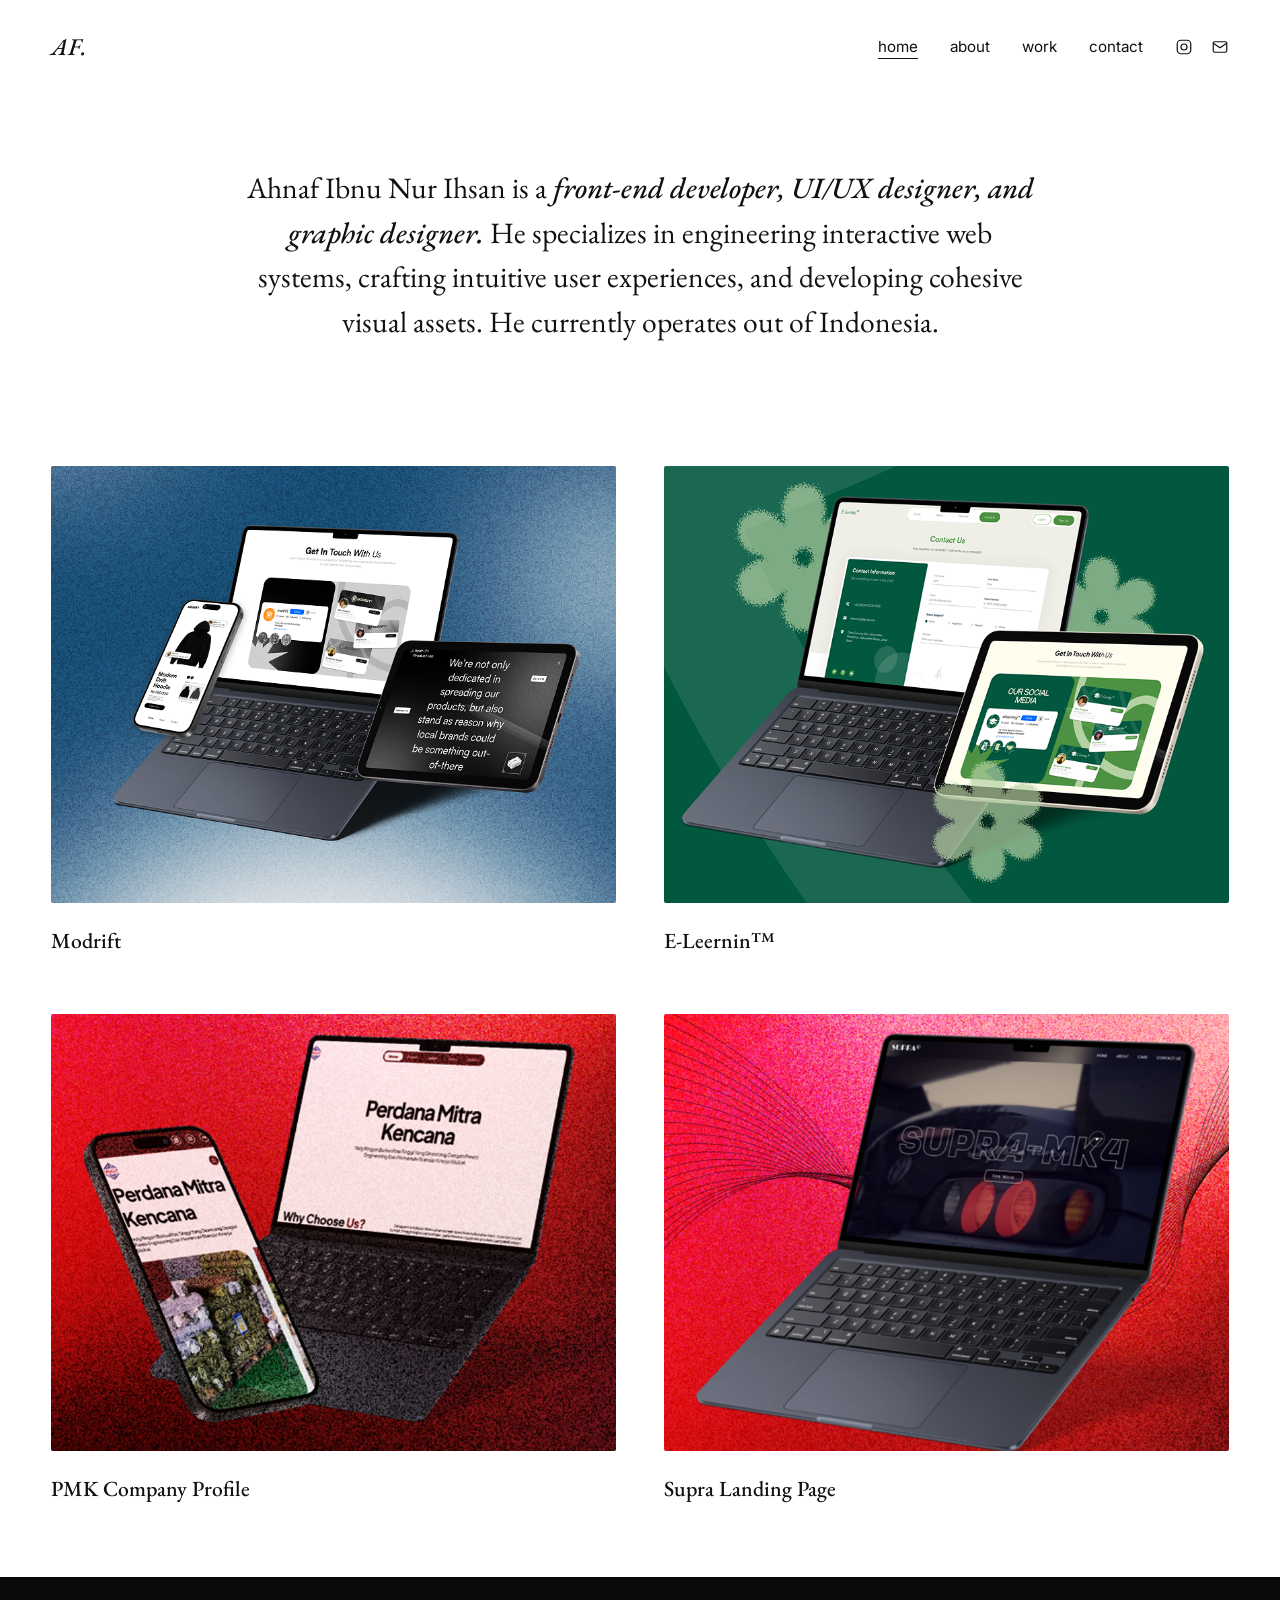
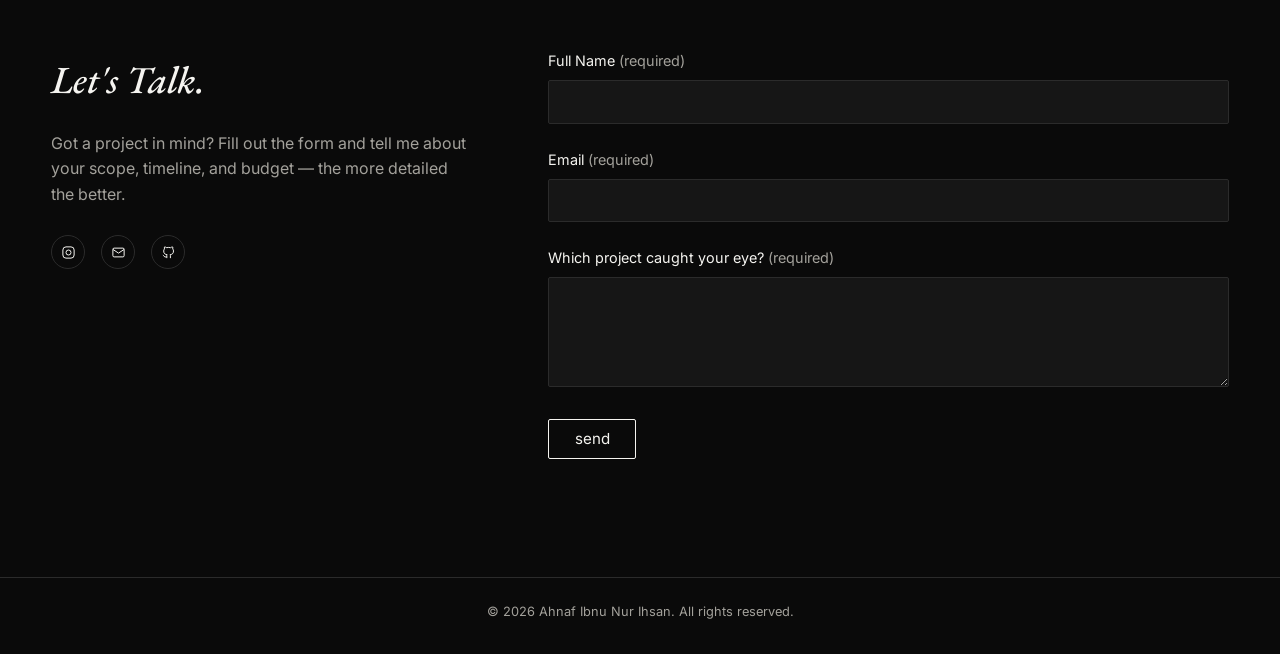
<file: index.html>
<!DOCTYPE html>
<html lang="id">
<head>
<meta charset="UTF-8">
<meta name="viewport" content="width=device-width, initial-scale=1.0">
<title>Ahnaf Ibnu Nur Ihsan — Front-End Developer & Designer</title>
<meta name="description" content="Ahnaf Ibnu Nur Ihsan is a front-end developer, UI/UX designer, and graphic designer based in Indonesia.">
<link rel="stylesheet" href="style.css">
</head>
<body>

<header class="site-header">
  <a href="index.html" class="logo">AF.</a>

  <div class="nav-primary">
    <button class="nav-toggle" aria-label="Toggle menu" aria-expanded="false">
      <span></span><span></span><span></span>
    </button>
    <ul class="nav-links">
      <li><a href="index.html" aria-current="page">home</a></li>
      <li><a href="about.html">about</a></li>
      <li><a href="work.html">work</a></li>
      <li><a href="contact.html">contact</a></li>
    </ul>
    <div class="nav-icons">
      <a href="https://www.instagram.com/ahnafvia/" target="_blank" rel="noopener" aria-label="Instagram">
        <svg viewBox="0 0 24 24" fill="none" stroke="currentColor" stroke-width="1.6"><rect x="3" y="3" width="18" height="18" rx="5"/><circle cx="12" cy="12" r="4"/><circle cx="17.2" cy="6.8" r="0.6" fill="currentColor" stroke="none"/></svg>
      </a>
      <a href="mailto:ahnafibnunurihsan@gmail.com" aria-label="Email">
        <svg viewBox="0 0 24 24" fill="none" stroke="currentColor" stroke-width="1.6"><rect x="3" y="5" width="18" height="14" rx="2"/><path d="M3 7l9 6 9-6"/></svg>
      </a>
    </div>
  </div>
</header>

<main>

  <section class="hero">
    <p>
      Ahnaf Ibnu Nur Ihsan is a <em>front-end developer, UI/UX designer, and
      graphic designer.</em> He specializes in engineering interactive web
      systems, crafting intuitive user experiences, and developing cohesive
      visual assets. He currently operates out of Indonesia.
    </p>
  </section>

  <section class="work-preview reveal">
    <div class="preview-grid">
      <a class="project-card" href="work.html">
        <div class="project-thumb">
          <img src="assets/mdrf.png" alt="Modrift project preview shown on laptop, phone, and tablet mockups">
        </div>
        <h3>Modrift</h3>
      </a>

      <a class="project-card" href="work.html">
        <div class="project-thumb">
          <img src="assets/elerng.png" alt="E-Leernin project preview shown on laptop and tablet mockups">
        </div>
        <h3>E-Leernin&#8482;</h3>
      </a>

      <a class="project-card" href="work.html">
        <div class="project-thumb">
          <img src="assets/pmk cmp.png" alt="PMK Company Profile project preview shown on phone and tablet mockups">
        </div>
        <h3>PMK Company Profile</h3>
      </a>

      <a class="project-card" href="work.html">
        <div class="project-thumb">
          <img src="assets/spra.png" alt="Supra Landing Page project preview shown on a laptop mockup">
        </div>
        <h3>Supra Landing Page</h3>
      </a>
    </div>
  </section>

  <section class="contact reveal">
    <div class="contact-inner">
      <div class="contact-intro">
        <h2>Let's Talk.</h2>
        <p>Got a project in mind? Fill out the form and tell me about your scope, timeline, and budget — the more detailed the better.</p>
        <div class="social-row">
          <a href="https://www.instagram.com/ahnafvia/" target="_blank" rel="noopener" aria-label="Instagram">
            <svg viewBox="0 0 24 24" fill="none" stroke="currentColor" stroke-width="1.6"><rect x="3" y="3" width="18" height="18" rx="5"/><circle cx="12" cy="12" r="4"/></svg>
          </a>
          <a href="mailto:ahnafibnunurihsan@gmail.com" aria-label="Email">
            <svg viewBox="0 0 24 24" fill="none" stroke="currentColor" stroke-width="1.6"><rect x="3" y="5" width="18" height="14" rx="2"/><path d="M3 7l9 6 9-6"/></svg>
          </a>
          <a href="https://github.com/Ahnaf03" target="_blank" rel="noopener" aria-label="GitHub">
            <svg viewBox="0 0 24 24" fill="none" stroke="currentColor" stroke-width="1.6"><path d="M9 19c-4.3 1.4-4.3-2.5-6-3m12 5v-3.5c0-1 .1-1.4-.5-2 2.8-.3 5.5-1.4 5.5-6a4.6 4.6 0 0 0-1.3-3.2 4.2 4.2 0 0 0-.1-3.2s-1-.3-3.4 1.2a11.5 11.5 0 0 0-6 0C6.7 2.8 5.7 3.1 5.7 3.1a4.2 4.2 0 0 0-.1 3.2A4.6 4.6 0 0 0 4.3 9.5c0 4.6 2.7 5.7 5.5 6-.6.6-.6 1.2-.5 2V21"/></svg>
          </a>
        </div>
      </div>

      <form class="contact-form" novalidate>
        <div class="field-group">
          <label class="form-label" for="wname">Full Name <span class="req">(required)</span></label>
          <input type="text" id="wname" name="name" required>
        </div>
        <div class="field-group">
          <label class="form-label" for="wemail">Email <span class="req">(required)</span></label>
          <input type="email" id="wemail" name="email" required>
        </div>
        <div class="field-group">
          <label class="form-label" for="wmsg">Which project caught your eye? <span class="req">(required)</span></label>
          <textarea id="wmsg" name="message" required></textarea>
        </div>
        <button type="submit" class="btn-send">send</button>
        <p class="form-note" role="status"></p>
      </form>
    </div>
  </section>
</main>

<footer class="site-footer">
  &copy; 2026 Ahnaf Ibnu Nur Ihsan. All rights reserved.
</footer>

<script src="script.js"></script>
</body>
</html>
</file>
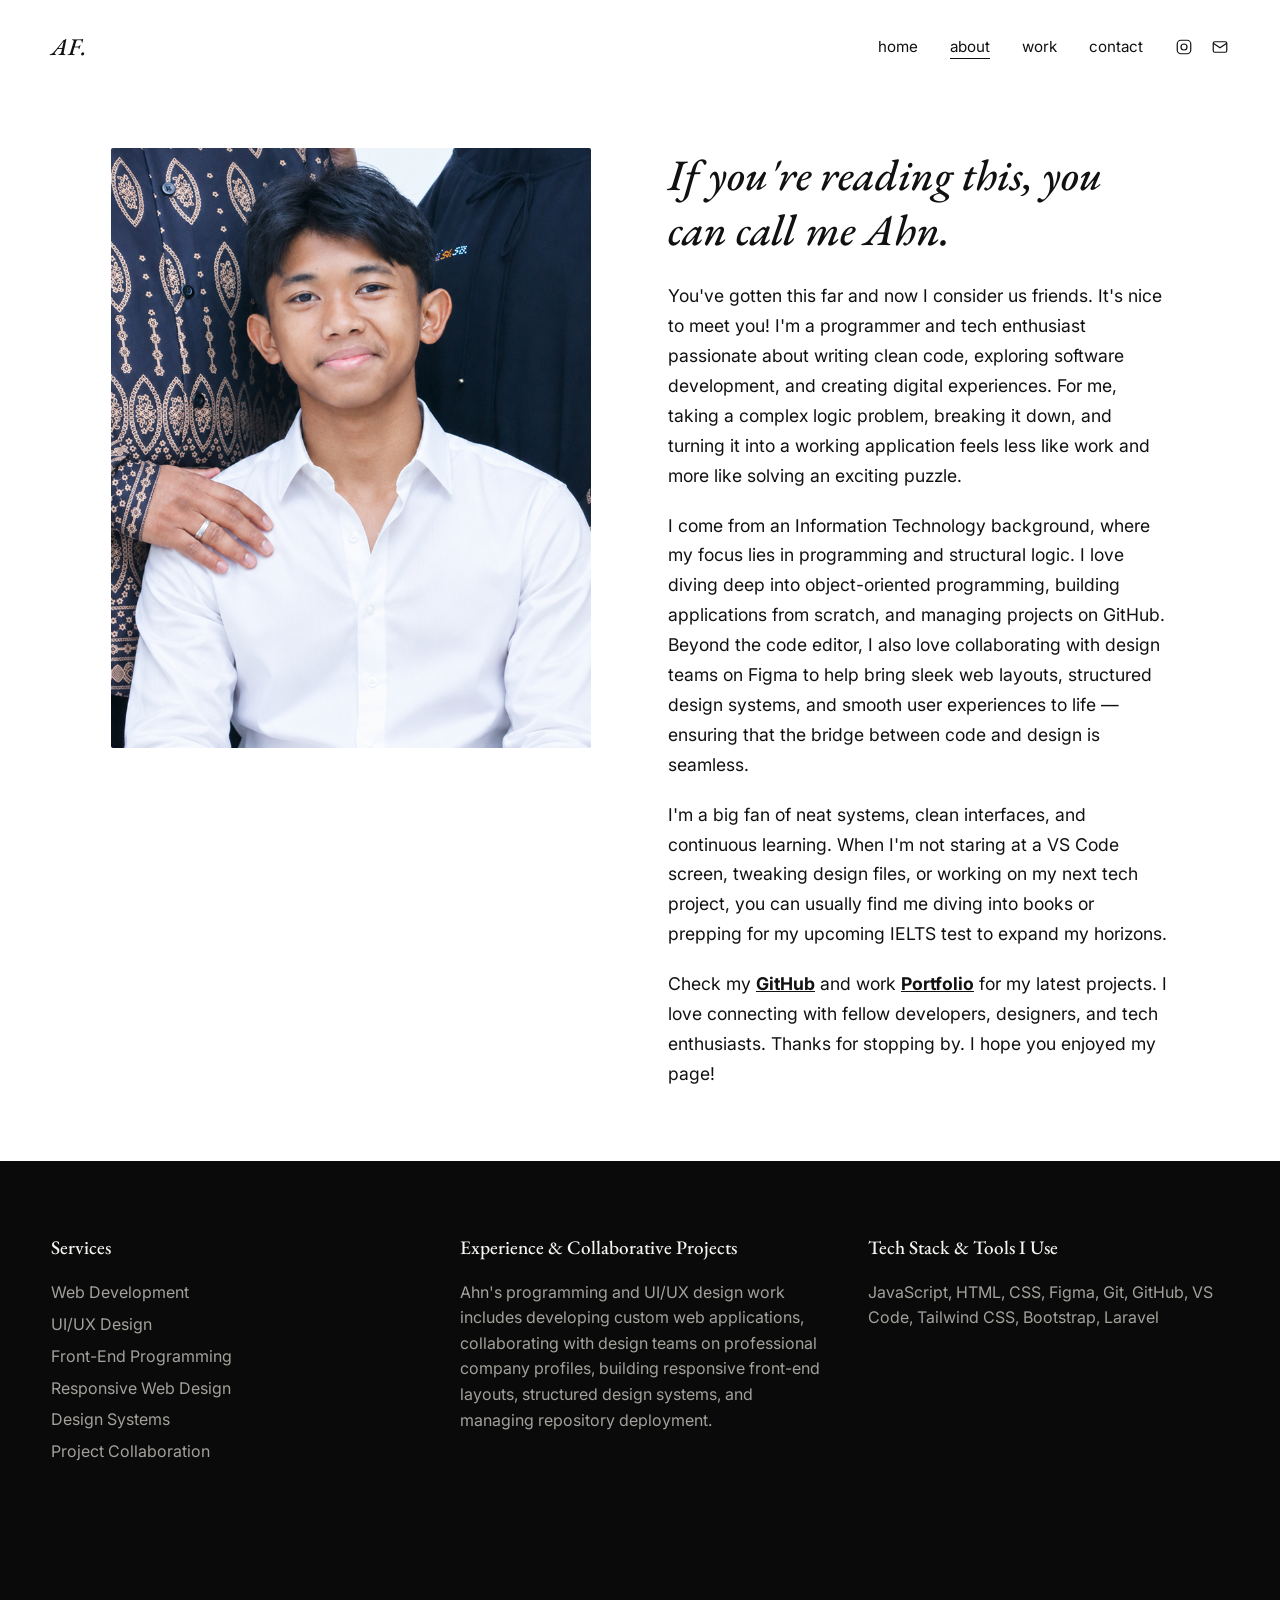
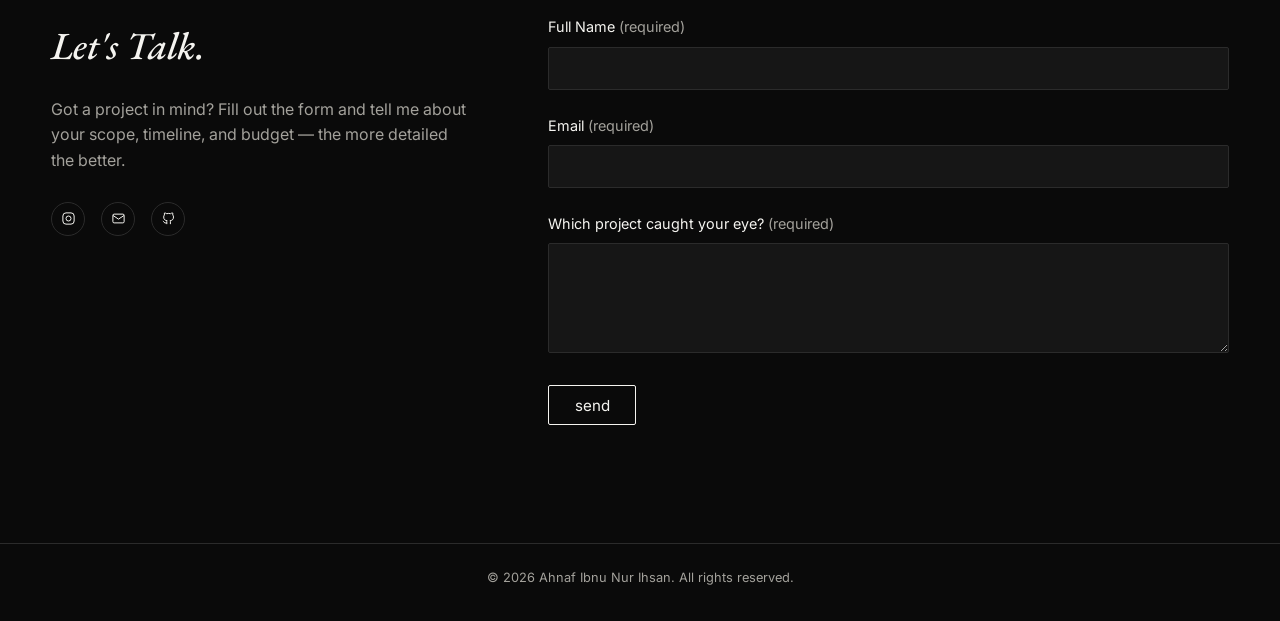
<file: about.html>
<!DOCTYPE html>
<html lang="id">
<head>
<meta charset="UTF-8">
<meta name="viewport" content="width=device-width, initial-scale=1.0">
<title>About — Ahnaf Ibnu Nur Ihsan</title>
<link rel="stylesheet" href="style.css">
</head>
<body>

<header class="site-header">
  <a href="index.html" class="logo">AF.</a>

  <div class="nav-primary">
    <button class="nav-toggle" aria-label="Toggle menu" aria-expanded="false">
      <span></span><span></span><span></span>
    </button>
    <ul class="nav-links">
      <li><a href="index.html">home</a></li>
      <li><a href="about.html" aria-current="page">about</a></li>
      <li><a href="work.html">work</a></li>
      <li><a href="contact.html">contact</a></li>
    </ul>
    <div class="nav-icons">
      <a href="https://www.instagram.com/ahnafvia/" target="_blank" rel="noopener" aria-label="Instagram">
        <svg viewBox="0 0 24 24" fill="none" stroke="currentColor" stroke-width="1.6"><rect x="3" y="3" width="18" height="18" rx="5"/><circle cx="12" cy="12" r="4"/></svg>
      </a>
      <a href="mailto:ahnafibnunurihsan@gmail.com" aria-label="Email">
        <svg viewBox="0 0 24 24" fill="none" stroke="currentColor" stroke-width="1.6"><rect x="3" y="5" width="18" height="14" rx="2"/><path d="M3 7l9 6 9-6"/></svg>
      </a>
    </div>
  </div>
</header>

<main>

  <section class="about-section reveal">
    <div class="about-photo">
      <!-- ganti src ini dengan foto asli kamu -->
      <img src="assets/anap.png" alt="Portrait of Ahnaf Ibnu Nur Ihsan">
    </div>
    <div class="about-copy">
      <h1>If you're reading this, you can call me Ahn.</h1>
      <p>You've gotten this far and now I consider us friends. It's nice to meet you! I'm a programmer and tech enthusiast passionate about writing clean code, exploring software development, and creating digital experiences. For me, taking a complex logic problem, breaking it down, and turning it into a working application feels less like work and more like solving an exciting puzzle.</p>
      <p>I come from an Information Technology background, where my focus lies in programming and structural logic. I love diving deep into object-oriented programming, building applications from scratch, and managing projects on GitHub. Beyond the code editor, I also love collaborating with design teams on Figma to help bring sleek web layouts, structured design systems, and smooth user experiences to life — ensuring that the bridge between code and design is seamless.</p>
      <p>I'm a big fan of neat systems, clean interfaces, and continuous learning. When I'm not staring at a VS Code screen, tweaking design files, or working on my next tech project, you can usually find me diving into books or prepping for my upcoming IELTS test to expand my horizons.</p>
      <p>Check my <strong><a href="https://github.com/" target="_blank" rel="noopener">GitHub</a></strong> and work <strong><a href="work.html">Portfolio</a></strong> for my latest projects. I love connecting with fellow developers, designers, and tech enthusiasts. Thanks for stopping by. I hope you enjoyed my page!</p>
    </div>
  </section>

  <section class="info-strip reveal">
    <div class="info-grid">
      <div>
        <h3>Services</h3>
        <ul>
          <li>Web Development</li>
          <li>UI/UX Design</li>
          <li>Front-End Programming</li>
          <li>Responsive Web Design</li>
          <li>Design Systems</li>
          <li>Project Collaboration</li>
        </ul>
      </div>
      <div>
        <h3>Experience &amp; Collaborative Projects</h3>
        <p>Ahn's programming and UI/UX design work includes developing custom web applications, collaborating with design teams on professional company profiles, building responsive front-end layouts, structured design systems, and managing repository deployment.</p>
      </div>
      <div>
        <h3>Tech Stack &amp; Tools I Use</h3>
        <p>JavaScript, HTML, CSS, Figma, Git, GitHub, VS Code, Tailwind CSS, Bootstrap, Laravel</p>
      </div>
    </div>
  </section>

  <section class="contact reveal">
    <div class="contact-inner">
      <div class="contact-intro">
        <h2>Let's Talk.</h2>
        <p>Got a project in mind? Fill out the form and tell me about your scope, timeline, and budget — the more detailed the better.</p>
        <div class="social-row">
          <a href="https://www.instagram.com/ahnafvia/" target="_blank" rel="noopener" aria-label="Instagram">
            <svg viewBox="0 0 24 24" fill="none" stroke="currentColor" stroke-width="1.6"><rect x="3" y="3" width="18" height="18" rx="5"/><circle cx="12" cy="12" r="4"/></svg>
          </a>
          <a href="mailto:ahnafibnunurihsan@gmail.com" aria-label="Email">
            <svg viewBox="0 0 24 24" fill="none" stroke="currentColor" stroke-width="1.6"><rect x="3" y="5" width="18" height="14" rx="2"/><path d="M3 7l9 6 9-6"/></svg>
          </a>
          <a href="https://github.com/Ahnaf03" target="_blank" rel="noopener" aria-label="GitHub">
            <svg viewBox="0 0 24 24" fill="none" stroke="currentColor" stroke-width="1.6"><path d="M9 19c-4.3 1.4-4.3-2.5-6-3m12 5v-3.5c0-1 .1-1.4-.5-2 2.8-.3 5.5-1.4 5.5-6a4.6 4.6 0 0 0-1.3-3.2 4.2 4.2 0 0 0-.1-3.2s-1-.3-3.4 1.2a11.5 11.5 0 0 0-6 0C6.7 2.8 5.7 3.1 5.7 3.1a4.2 4.2 0 0 0-.1 3.2A4.6 4.6 0 0 0 4.3 9.5c0 4.6 2.7 5.7 5.5 6-.6.6-.6 1.2-.5 2V21"/></svg>
          </a>
        </div>
      </div>

      <form class="contact-form" novalidate>
        <div class="field-group">
          <label class="form-label" for="wname">Full Name <span class="req">(required)</span></label>
          <input type="text" id="wname" name="name" required>
        </div>
        <div class="field-group">
          <label class="form-label" for="wemail">Email <span class="req">(required)</span></label>
          <input type="email" id="wemail" name="email" required>
        </div>
        <div class="field-group">
          <label class="form-label" for="wmsg">Which project caught your eye? <span class="req">(required)</span></label>
          <textarea id="wmsg" name="message" required></textarea>
        </div>
        <button type="submit" class="btn-send">send</button>
        <p class="form-note" role="status"></p>
      </form>
    </div>
  </section>
</main>

<footer class="site-footer">
  &copy; 2026 Ahnaf Ibnu Nur Ihsan. All rights reserved.
</footer>

<script src="script.js"></script>
</body>
</html>
</file>
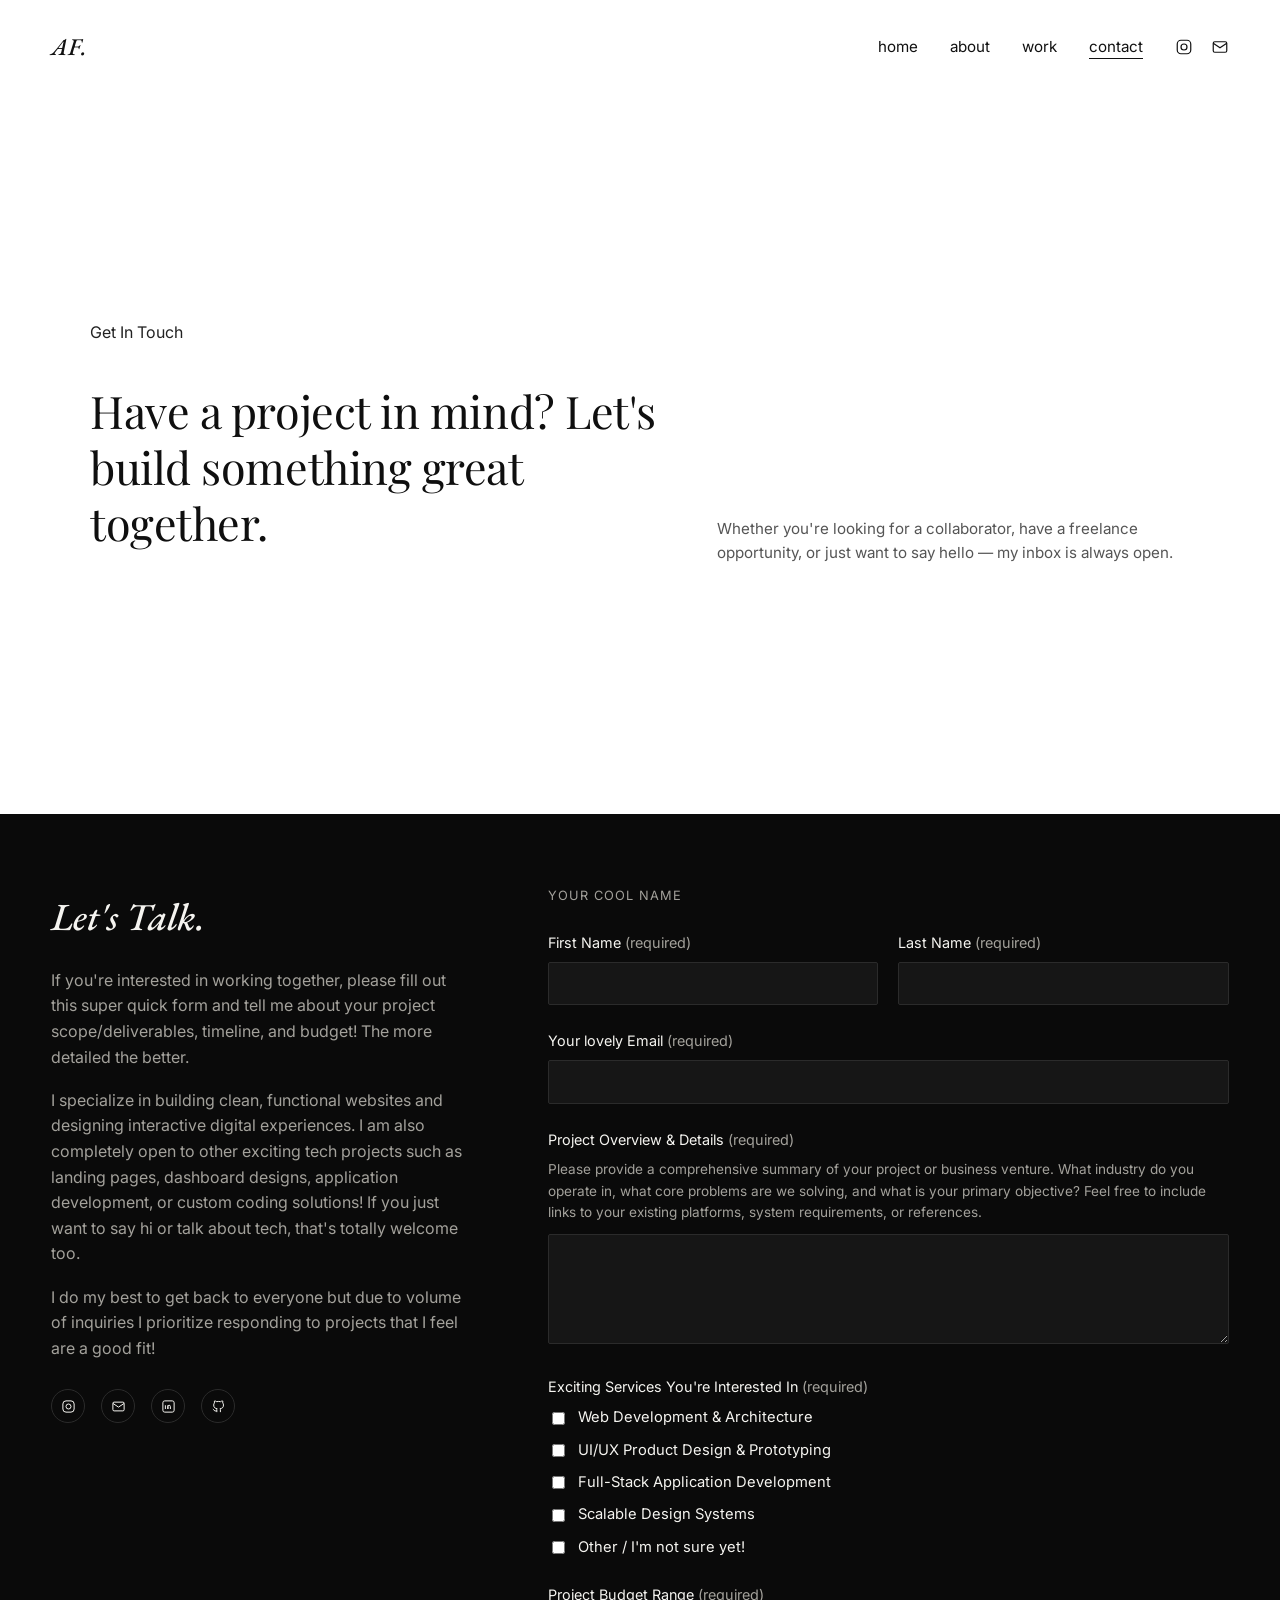
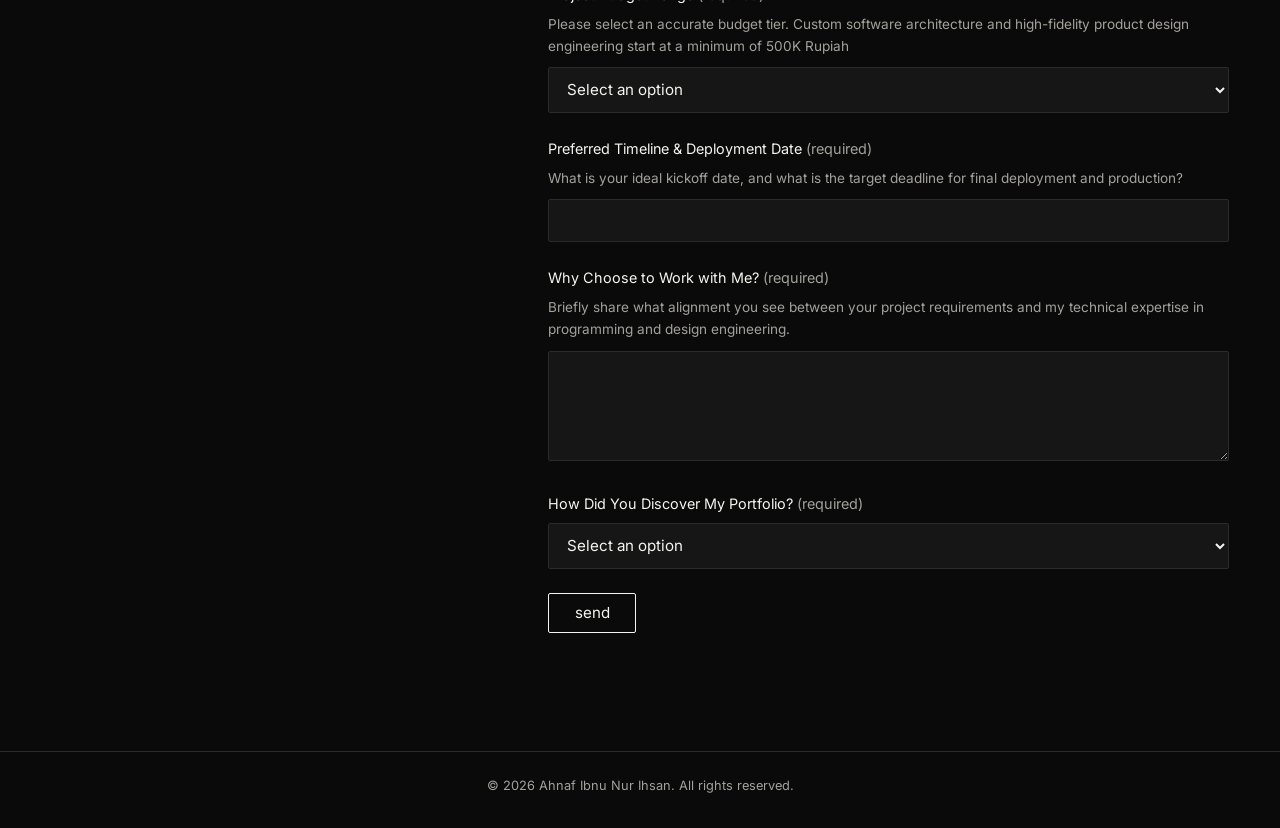
<file: contact.html>
<!DOCTYPE html>
<html lang="id">
<head>
<meta charset="UTF-8">
<meta name="viewport" content="width=device-width, initial-scale=1.0">
<title>Contact — Ahnaf Ibnu Nur Ihsan</title>
<link rel="stylesheet" href="style.css">
</head>
<body class="contact-page">

<header class="site-header">
  <a href="index.html" class="logo">AF.</a>

  <div class="nav-primary">
    <button class="nav-toggle" aria-label="Toggle menu" aria-expanded="false">
      <span></span><span></span><span></span>
    </button>
    <ul class="nav-links">
      <li><a href="index.html">home</a></li>
      <li><a href="about.html">about</a></li>
      <li><a href="work.html">work</a></li>
      <li><a href="contact.html" aria-current="page">contact</a></li>
    </ul>
    <div class="nav-icons">
      <a href="https://www.instagram.com/ahnafvia/" target="_blank" rel="noopener" aria-label="Instagram">
        <svg viewBox="0 0 24 24" fill="none" stroke="currentColor" stroke-width="1.6"><rect x="3" y="3" width="18" height="18" rx="5"/><circle cx="12" cy="12" r="4"/></svg>
      </a>
      <a href="mailto:ahnafibnunurihsan@gmail.com" aria-label="Email">
        <svg viewBox="0 0 24 24" fill="none" stroke="currentColor" stroke-width="1.6"><rect x="3" y="5" width="18" height="14" rx="2"/><path d="M3 7l9 6 9-6"/></svg>
      </a>
    </div>
  </div>
</header>

<main>
  <section class="contact-section">
  <div class="contact-container">
    <div class="contact-left">
      <span class="sub-title">Get In Touch</span>
      <h1 class="main-title">Have a project in mind? Let's build something great together.</h1>
    </div>

    <div class="contact-right">
      <p class="description">
        Whether you're looking for a collaborator, have a freelance opportunity, or just want to say hello — my inbox is always open.
      </p>
    </div>
  </div>
</section>

  <section class="contact reveal">
    <div class="contact-inner">
      <div class="contact-intro">
        <h2>Let's Talk.</h2>
        <p>If you're interested in working together, please fill out this super quick form and tell me about your project scope/deliverables, timeline, and budget! The more detailed the better.</p>
        <p>I specialize in building clean, functional websites and designing interactive digital experiences. I am also completely open to other exciting tech projects such as landing pages, dashboard designs, application development, or custom coding solutions! If you just want to say hi or talk about tech, that's totally welcome too.</p>
        <p>I do my best to get back to everyone but due to volume of inquiries I prioritize responding to projects that I feel are a good fit!</p>

        <div class="social-row">
          <a href="https://www.instagram.com/ahnafvia/" target="_blank" rel="noopener" aria-label="Instagram">
            <svg viewBox="0 0 24 24" fill="none" stroke="currentColor" stroke-width="1.6"><rect x="3" y="3" width="18" height="18" rx="5"/><circle cx="12" cy="12" r="4"/></svg>
          </a>
          <a href="mailto:ahnafibnunurihsan@gmail.com" aria-label="Email">
            <svg viewBox="0 0 24 24" fill="none" stroke="currentColor" stroke-width="1.6"><rect x="3" y="5" width="18" height="14" rx="2"/><path d="M3 7l9 6 9-6"/></svg>
          </a>
          <a href="https://www.linkedin.com/in/ahnafibnu/" target="_blank" rel="noopener" aria-label="LinkedIn">
            <svg viewBox="0 0 24 24" fill="none" stroke="currentColor" stroke-width="1.6"><rect x="3" y="3" width="18" height="18" rx="3"/><line x1="7" y1="10" x2="7" y2="16"/><line x1="7" y1="7" x2="7" y2="7.01"/><path d="M11 16v-4a2 2 0 0 1 4 0v4"/><line x1="11" y1="10" x2="11" y2="16"/></svg>
          </a>
          <a href="https://github.com/Ahnaf03" target="_blank" rel="noopener" aria-label="GitHub">
            <svg viewBox="0 0 24 24" fill="none" stroke="currentColor" stroke-width="1.6"><path d="M9 19c-4.3 1.4-4.3-2.5-6-3m12 5v-3.5c0-1 .1-1.4-.5-2 2.8-.3 5.5-1.4 5.5-6a4.6 4.6 0 0 0-1.3-3.2 4.2 4.2 0 0 0-.1-3.2s-1-.3-3.4 1.2a11.5 11.5 0 0 0-6 0C6.7 2.8 5.7 3.1 5.7 3.1a4.2 4.2 0 0 0-.1 3.2A4.6 4.6 0 0 0 4.3 9.5c0 4.6 2.7 5.7 5.5 6-.6.6-.6 1.2-.5 2V21"/></svg>
          </a>
        </div>
      </div>

      <form class="contact-form" novalidate>
        <p class="eyebrow" style="color:var(--ink-dark-muted);margin-bottom:1.5rem;">your cool name</p>

        <div class="form-row">
          <div class="field-group">
            <label class="form-label" for="cfname">First Name <span class="req">(required)</span></label>
            <input type="text" id="cfname" name="fname" required>
          </div>
          <div class="field-group">
            <label class="form-label" for="clname">Last Name <span class="req">(required)</span></label>
            <input type="text" id="clname" name="lname" required>
          </div>
        </div>

        <div class="field-group">
          <label class="form-label" for="cemail">Your lovely Email <span class="req">(required)</span></label>
          <input type="email" id="cemail" name="email" required>
        </div>

        <div class="field-group">
          <label class="form-label" for="coverview">Project Overview & Details <span class="req">(required)</span></label>
          <p class="form-hint">Please provide a comprehensive summary of your project or business venture. What industry do you operate in, what core problems are we solving, and what is your primary objective? Feel free to include links to your existing platforms, system requirements, or references.</p>
          <textarea id="coverview" name="overview" required></textarea>
        </div>

        <fieldset class="field-group">
          <label class="form-label">Exciting Services You're Interested In <span class="req">(required)</span></label>
          <div class="checkbox-list">
            <label><input type="checkbox" name="services" value="web-dev"> Web Development & Architecture</label>
            <label><input type="checkbox" name="services" value="uiux"> UI/UX Product Design & Prototyping</label>
            <label><input type="checkbox" name="services" value="fullstack"> Full-Stack Application Development</label>
            <label><input type="checkbox" name="services" value="design-systems"> Scalable Design Systems</label>
            <label><input type="checkbox" name="services" value="other"> Other / I'm not sure yet!</label>
          </div>
        </fieldset>

        <div class="field-group">
          <label class="form-label" for="cbudget">Project Budget Range <span class="req">(required)</span></label>
          <p class="form-hint">Please select an accurate budget tier. Custom software architecture and high-fidelity product design engineering start at a minimum of 500K Rupiah</p>
          <select id="cbudget" name="budget" required>
            <option value="">Select an option</option>
            <option value="500k-1jt">500K – 1jt</option>
            <option value="1jt-5jt">1jt – 5jt</option>
            <option value="5jt-plus">5jt+</option>
          </select>
        </div>

        <div class="field-group">
          <label class="form-label" for="ctimeline">Preferred Timeline & Deployment Date <span class="req">(required)</span></label>
          <p class="form-hint">What is your ideal kickoff date, and what is the target deadline for final deployment and production?</p>
          <input type="text" id="ctimeline" name="timeline" required>
        </div>

        <div class="field-group">
          <label class="form-label" for="cwhy">Why Choose to Work with Me? <span class="req">(required)</span></label>
          <p class="form-hint">Briefly share what alignment you see between your project requirements and my technical expertise in programming and design engineering.</p>
          <textarea id="cwhy" name="why" required></textarea>
        </div>

        <div class="field-group">
          <label class="form-label" for="cdiscover">How Did You Discover My Portfolio? <span class="req">(required)</span></label>
          <select id="cdiscover" name="discover" required>
            <option value="">Select an option</option>
            <option value="instagram">Instagram</option>
            <option value="linkedin">LinkedIn</option>
            <option value="github">GitHub</option>
            <option value="referral">Referral</option>
            <option value="other">Other</option>
          </select>
        </div>

        <button type="submit" class="btn-send">send</button>
        <p class="form-note" role="status"></p>
      </form>
    </div>
  </section>
</main>

<footer class="site-footer">
  &copy; 2026 Ahnaf Ibnu Nur Ihsan. All rights reserved.
</footer>

<script src="script.js"></script>
</body>
</html>
</file>
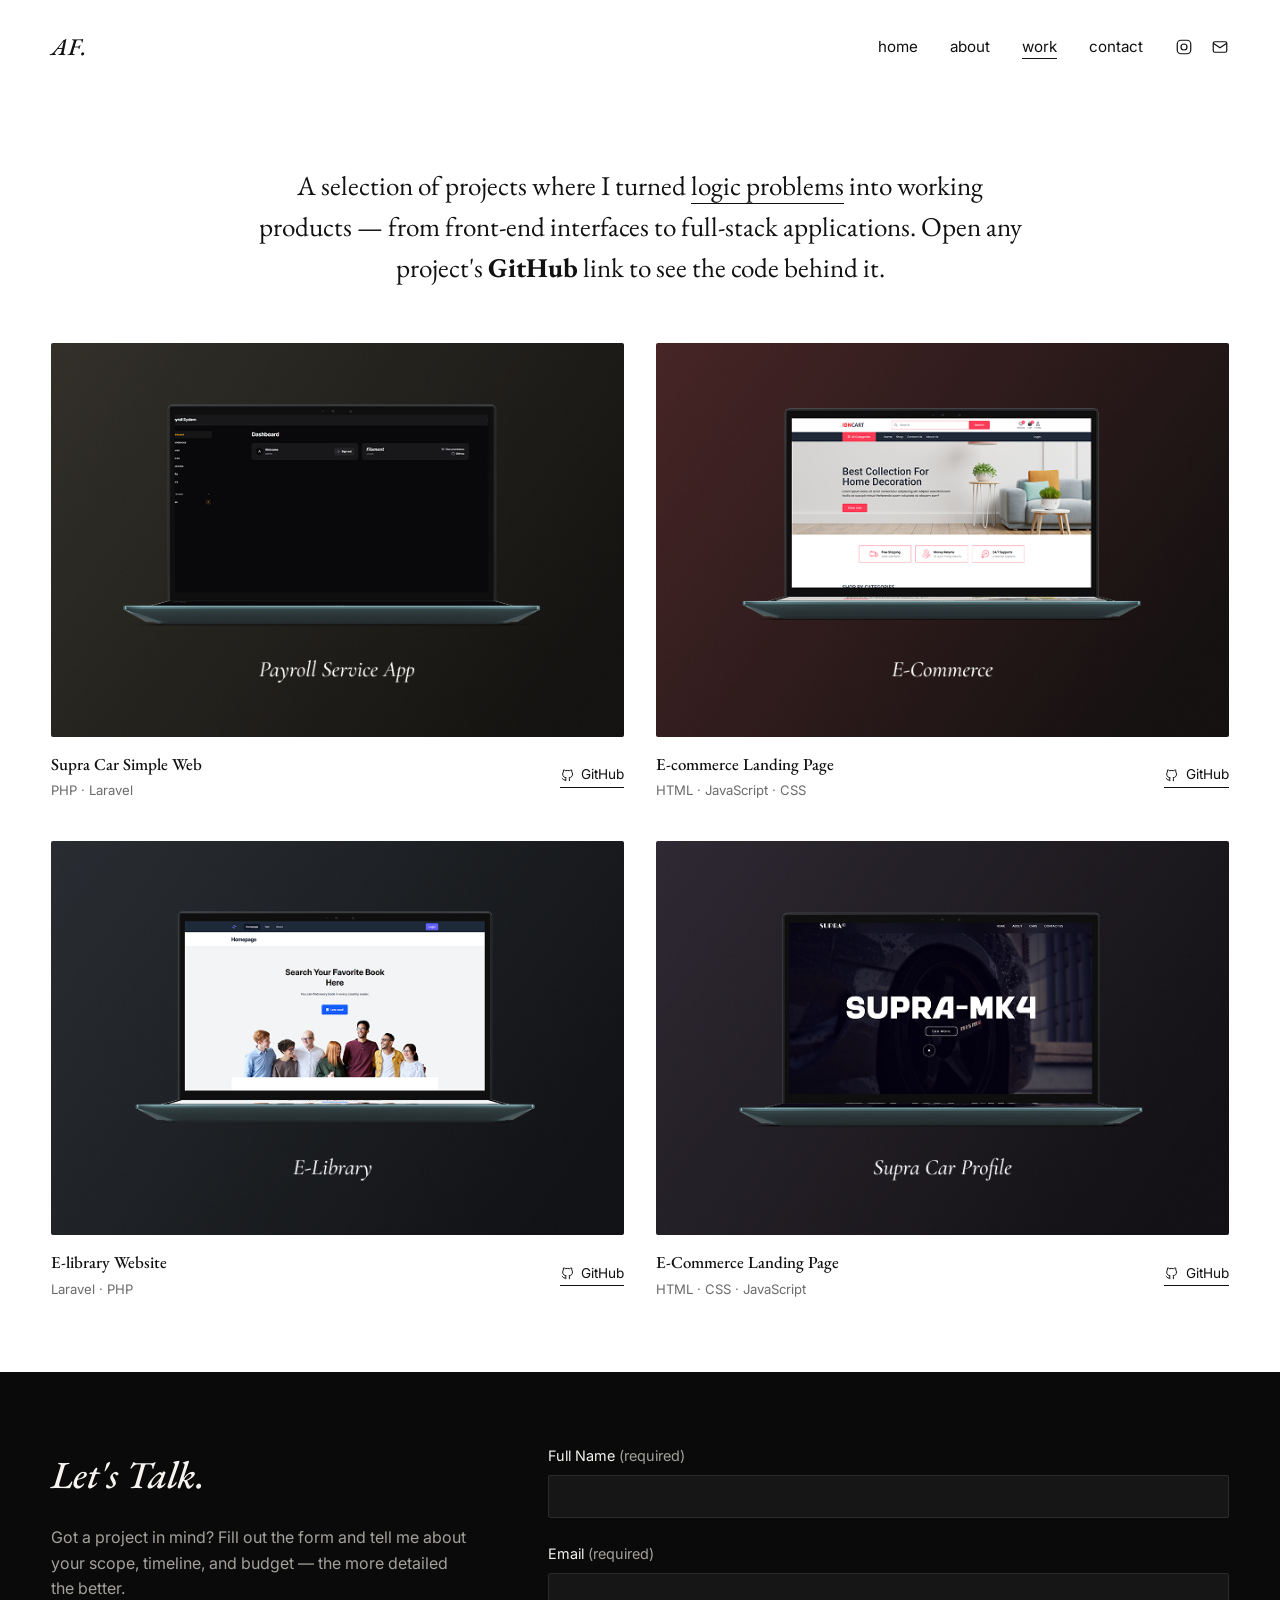
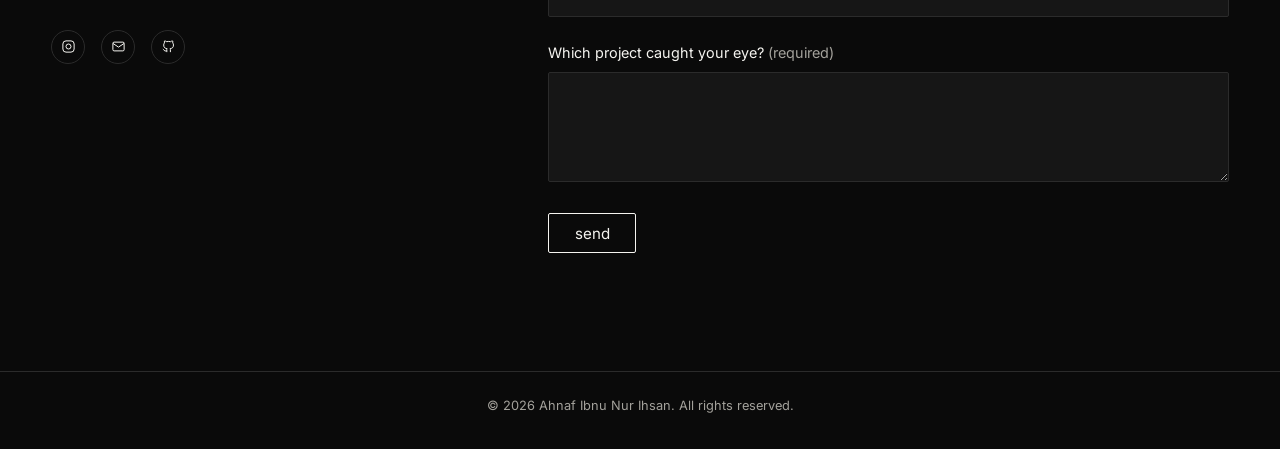
<file: work.html>
<!DOCTYPE html>
<html lang="id">
<head>
<meta charset="UTF-8">
<meta name="viewport" content="width=device-width, initial-scale=1.0">
<title>Work — Ahnaf Ibnu Nur Ihsan</title>
<link rel="stylesheet" href="style.css">
</head>
<body>

<header class="site-header">
  <a href="index.html" class="logo">AF.</a>

  <div class="nav-primary">
    <button class="nav-toggle" aria-label="Toggle menu" aria-expanded="false">
      <span></span><span></span><span></span>
    </button>
    <ul class="nav-links">
      <li><a href="index.html">home</a></li>
      <li><a href="about.html">about</a></li>
      <li><a href="work.html" aria-current="page">work</a></li>
      <li><a href="contact.html">contact</a></li>
    </ul>
    <div class="nav-icons">
      <a href="https://www.instagram.com/ahnafvia/" target="_blank" rel="noopener" aria-label="Instagram">
        <svg viewBox="0 0 24 24" fill="none" stroke="currentColor" stroke-width="1.6"><rect x="3" y="3" width="18" height="18" rx="5"/><circle cx="12" cy="12" r="4"/></svg>
      </a>
      <a href="mailto:ahnafibnunurihsan@gmail.com" aria-label="Email">
        <svg viewBox="0 0 24 24" fill="none" stroke="currentColor" stroke-width="1.6"><rect x="3" y="5" width="18" height="14" rx="2"/><path d="M3 7l9 6 9-6"/></svg>
      </a>
    </div>
  </div>
</header>

<main>

  <section class="work-intro reveal">
    <p>
      A selection of projects where I turned <a href="about.html">logic problems</a>
      into working products — from front-end interfaces to full-stack
      applications. Open any project's <strong>GitHub</strong> link to see
      the code behind it.
    </p>
  </section>

  <div class="work-grid">

    <article class="work-item reveal">
      <a href="https://github.com/" target="_blank" rel="noopener">
        <div class="work-thumb thumb-a">
          <img src="assets/Payroll mckp.png" alt="https://github.com/Ahnaf03/payroll-services.git">
        </div>
      </a>
      <div class="work-caption">
        <div>
          <h3>Supra Car Simple Web</h3>
          <p class="stack">PHP · Laravel </p>
        </div>
        <a class="gh-link" href="https://github.com/" target="_blank" rel="noopener">
          <svg viewBox="0 0 24 24" fill="none" stroke="currentColor" stroke-width="1.6"><path d="M9 19c-4.3 1.4-4.3-2.5-6-3m12 5v-3.5c0-1 .1-1.4-.5-2 2.8-.3 5.5-1.4 5.5-6a4.6 4.6 0 0 0-1.3-3.2 4.2 4.2 0 0 0-.1-3.2s-1-.3-3.4 1.2a11.5 11.5 0 0 0-6 0C6.7 2.8 5.7 3.1 5.7 3.1a4.2 4.2 0 0 0-.1 3.2A4.6 4.6 0 0 0 4.3 9.5c0 4.6 2.7 5.7 5.5 6-.6.6-.6 1.2-.5 2V21"/></svg>
          GitHub
        </a>
      </div>
    </article>

    <article class="work-item reveal">
      <a href="https://github.com/" target="_blank" rel="noopener">
        <div class="work-thumb thumb-b">
          <img src="assets/E-commerce mckp.png" alt="https://github.com/Ahnaf03/e-commerce-tailwind.git">
        </div>
      </a>
      <div class="work-caption">
        <div>
          <h3>E-commerce Landing Page</h3>
          <p class="stack">HTML · JavaScript · CSS</p>
        </div>
        <a class="gh-link" href="https://github.com/" target="_blank" rel="noopener">
          <svg viewBox="0 0 24 24" fill="none" stroke="currentColor" stroke-width="1.6"><path d="M9 19c-4.3 1.4-4.3-2.5-6-3m12 5v-3.5c0-1 .1-1.4-.5-2 2.8-.3 5.5-1.4 5.5-6a4.6 4.6 0 0 0-1.3-3.2 4.2 4.2 0 0 0-.1-3.2s-1-.3-3.4 1.2a11.5 11.5 0 0 0-6 0C6.7 2.8 5.7 3.1 5.7 3.1a4.2 4.2 0 0 0-.1 3.2A4.6 4.6 0 0 0 4.3 9.5c0 4.6 2.7 5.7 5.5 6-.6.6-.6 1.2-.5 2V21"/></svg>
          GitHub
        </a>
      </div>
    </article>

    <article class="work-item reveal">
      <a href="https://github.com/" target="_blank" rel="noopener">
        <div class="work-thumb thumb-c">
          <img src="assets/E-library mckp.png" alt="https://github.com/Ahnaf03/e-library.git">
        </div>
      </a>
      <div class="work-caption">
        <div>
          <h3>E-library Website</h3>
          <p class="stack">Laravel · PHP</p>
        </div>
        <a class="gh-link" href="https://github.com/" target="_blank" rel="noopener">
          <svg viewBox="0 0 24 24" fill="none" stroke="currentColor" stroke-width="1.6"><path d="M9 19c-4.3 1.4-4.3-2.5-6-3m12 5v-3.5c0-1 .1-1.4-.5-2 2.8-.3 5.5-1.4 5.5-6a4.6 4.6 0 0 0-1.3-3.2 4.2 4.2 0 0 0-.1-3.2s-1-.3-3.4 1.2a11.5 11.5 0 0 0-6 0C6.7 2.8 5.7 3.1 5.7 3.1a4.2 4.2 0 0 0-.1 3.2A4.6 4.6 0 0 0 4.3 9.5c0 4.6 2.7 5.7 5.5 6-.6.6-.6 1.2-.5 2V21"/></svg>
          GitHub
        </a>
      </div>
    </article>

    <article class="work-item reveal">
      <a href="https://github.com/" target="_blank" rel="noopener">
        <div class="work-thumb thumb-d">
          <img src="assets/Supra mckp.png" alt="https://github.com/Ahnaf03/company-profile-supra.git">
        </div>
      </a>
      <div class="work-caption">
        <div>
          <h3>E-Commerce Landing Page</h3>
          <p class="stack">HTML · CSS · JavaScript</p>
        </div>
        <a class="gh-link" href="https://github.com/" target="_blank" rel="noopener">
          <svg viewBox="0 0 24 24" fill="none" stroke="currentColor" stroke-width="1.6"><path d="M9 19c-4.3 1.4-4.3-2.5-6-3m12 5v-3.5c0-1 .1-1.4-.5-2 2.8-.3 5.5-1.4 5.5-6a4.6 4.6 0 0 0-1.3-3.2 4.2 4.2 0 0 0-.1-3.2s-1-.3-3.4 1.2a11.5 11.5 0 0 0-6 0C6.7 2.8 5.7 3.1 5.7 3.1a4.2 4.2 0 0 0-.1 3.2A4.6 4.6 0 0 0 4.3 9.5c0 4.6 2.7 5.7 5.5 6-.6.6-.6 1.2-.5 2V21"/></svg>
          GitHub
        </a>
      </div>
    </article>

  </div>

  <section class="contact reveal">
    <div class="contact-inner">
      <div class="contact-intro">
        <h2>Let's Talk.</h2>
        <p>Got a project in mind? Fill out the form and tell me about your scope, timeline, and budget — the more detailed the better.</p>
        <div class="social-row">
          <a href="https://www.instagram.com/ahnafvia/" target="_blank" rel="noopener" aria-label="Instagram">
            <svg viewBox="0 0 24 24" fill="none" stroke="currentColor" stroke-width="1.6"><rect x="3" y="3" width="18" height="18" rx="5"/><circle cx="12" cy="12" r="4"/></svg>
          </a>
          <a href="mailto:ahnafibnunurihsan@gmail.com" aria-label="Email">
            <svg viewBox="0 0 24 24" fill="none" stroke="currentColor" stroke-width="1.6"><rect x="3" y="5" width="18" height="14" rx="2"/><path d="M3 7l9 6 9-6"/></svg>
          </a>
          <a href="https://github.com/Ahnaf03" target="_blank" rel="noopener" aria-label="GitHub">
            <svg viewBox="0 0 24 24" fill="none" stroke="currentColor" stroke-width="1.6"><path d="M9 19c-4.3 1.4-4.3-2.5-6-3m12 5v-3.5c0-1 .1-1.4-.5-2 2.8-.3 5.5-1.4 5.5-6a4.6 4.6 0 0 0-1.3-3.2 4.2 4.2 0 0 0-.1-3.2s-1-.3-3.4 1.2a11.5 11.5 0 0 0-6 0C6.7 2.8 5.7 3.1 5.7 3.1a4.2 4.2 0 0 0-.1 3.2A4.6 4.6 0 0 0 4.3 9.5c0 4.6 2.7 5.7 5.5 6-.6.6-.6 1.2-.5 2V21"/></svg>
          </a>
        </div>
      </div>

      <form class="contact-form" novalidate>
        <div class="field-group">
          <label class="form-label" for="wname">Full Name <span class="req">(required)</span></label>
          <input type="text" id="wname" name="name" required>
        </div>
        <div class="field-group">
          <label class="form-label" for="wemail">Email <span class="req">(required)</span></label>
          <input type="email" id="wemail" name="email" required>
        </div>
        <div class="field-group">
          <label class="form-label" for="wmsg">Which project caught your eye? <span class="req">(required)</span></label>
          <textarea id="wmsg" name="message" required></textarea>
        </div>
        <button type="submit" class="btn-send">send</button>
        <p class="form-note" role="status"></p>
      </form>
    </div>
  </section>
</main>

<footer class="site-footer">
  &copy; 2026 Ahnaf Ibnu Nur Ihsan. All rights reserved.
</footer>

<script src="script.js"></script>
</body>
</html>
</file>
<file: style.css>
@import url('https://fonts.googleapis.com/css2?family=EB+Garamond:ital,wght@0,400;0,500;0,600;1,400;1,500;1,600&family=Inter:wght@400;500;600&display=swap');
@import url('https://fonts.googleapis.com/css2?family=Inter:wght@400;500&family=Playfair+Display:wght@400;500&display=swap');

:root{
  /* color */
  --bg: #ffffff;
  --ink: #111111;
  --ink-muted: #6b6b6b;
  --line: #e6e4de;

  --bg-dark: #0a0a0a;
  --ink-dark: #f5f4f0;
  --ink-dark-muted: #a3a19b;
  --line-dark: #2b2b2b;
  --field-dark: #161616;

  /* type */
  --font-display: 'EB Garamond', Georgia, serif;
  --font-body: 'Inter', -apple-system, BlinkMacSystemFont, sans-serif;

  /* layout */
  --gutter: clamp(1.25rem, 4vw, 4rem);
  --max-w: 1600px;
  --radius: 2px;
}

*, *::before, *::after{ box-sizing: border-box; }

html{ scroll-behavior: smooth; }
@media (prefers-reduced-motion: reduce){
  html{ scroll-behavior: auto; }
  *, *::before, *::after{
    animation-duration: 0.001ms !important;
    animation-iteration-count: 1 !important;
    transition-duration: 0.001ms !important;
    scroll-behavior: auto !important;
  }
}

body{
  margin: 0;
  background: var(--bg);
  color: var(--ink);
  font-family: var(--font-body);
  font-size: 16px;
  line-height: 1.6;
  -webkit-font-smoothing: antialiased;
}

img{ max-width: 100%; display: block; }
a{ color: inherit; }

.container{
  max-width: var(--max-w);
  margin-inline: auto;
  padding-inline: var(--gutter);
}

:focus-visible{
  outline: 2px solid var(--ink);
  outline-offset: 3px;
}
.dark :focus-visible,
section.contact :focus-visible{
  outline-color: var(--ink-dark);
}

/* ---------- Nav ---------- */
.site-header{
  padding: 1.75rem var(--gutter);
  display: flex;
  align-items: center;
  justify-content: space-between;
}

.logo{
  font-family: var(--font-display);
  font-style: italic;
  font-weight: 500;
  font-size: 1.5rem;
  text-decoration: none;
  letter-spacing: 0.01em;
}

.nav-links{
  display: flex;
  align-items: center;
  gap: 2rem;
  list-style: none;
  margin: 0;
  padding: 0;
}

.nav-links a{
  text-decoration: none;
  font-size: 0.95rem;
  color: var(--ink);
  padding-bottom: 2px;
  border-bottom: 1px solid transparent;
  transition: border-color 0.2s ease;
}

.nav-links a:hover,
.nav-links a[aria-current="page"]{
  border-bottom-color: var(--ink);
}

.nav-icons{
  display: flex;
  align-items: center;
  gap: 1.1rem;
  margin-left: 2rem;
}
.nav-icons a{ display:flex; }
.nav-icons svg{ width: 18px; height: 18px; }

.nav-primary{
  display: flex;
  align-items: center;
}

.nav-toggle{
  display: none;
  background: none;
  border: none;
  cursor: pointer;
  padding: 0.5rem;
  width: 40px;
  height: 40px;
  flex-direction: column;
  justify-content: center;
  align-items: center;
  gap: 5px;
}
.nav-toggle span{
  display: block;
  width: 22px;
  height: 1.5px;
  background: var(--ink);
  transition: transform 0.25s ease, opacity 0.25s ease;
}
.nav-toggle[aria-expanded="true"] span:nth-child(1){ transform: translateY(6.5px) rotate(45deg); }
.nav-toggle[aria-expanded="true"] span:nth-child(2){ opacity: 0; }
.nav-toggle[aria-expanded="true"] span:nth-child(3){ transform: translateY(-6.5px) rotate(-45deg); }

@media (max-width: 760px){
  .nav-toggle{ display: flex; }
  .nav-primary{
    position: fixed;
    inset: 0 0 0 auto;
    height: 100vh;
    width: min(78vw, 320px);
    background: var(--bg);
    flex-direction: column;
    align-items: flex-start;
    justify-content: center;
    gap: 2.5rem;
    padding: 3rem var(--gutter);
    transform: translateX(100%);
    transition: transform 0.35s ease;
    box-shadow: -8px 0 30px rgba(0,0,0,0.08);
    z-index: 50;
  }
  .nav-primary.is-open{ transform: translateX(0); }
  .nav-links{ flex-direction: column; align-items: flex-start; gap: 1.5rem; }
  .nav-icons{ margin-left: 0; }
}

/* ---------- Hero (Home) ---------- */
.hero{
  padding: clamp(2rem, 8vh, 6rem) var(--gutter) clamp(3rem, 10vh, 7rem);
  max-width: 900px;
  margin-inline: auto;
  text-align: center;
}

.hero p{
  font-family: var(--font-display);
  font-size: clamp(1.35rem, 2.6vw, 1.85rem);
  line-height: 1.5;
  margin: 0;
}

.hero em{
  font-style: italic;
  font-weight: 500;
}

/* ---------- Section headings ---------- */
.eyebrow{
  font-size: 0.8rem;
  letter-spacing: 0.08em;
  text-transform: uppercase;
  color: var(--ink-muted);
  margin: 0 0 0.75rem;
}

h2.section-title{
  font-family: var(--font-display);
  font-style: italic;
  font-weight: 500;
  font-size: clamp(1.6rem, 3vw, 2.1rem);
  margin: 0 0 2rem;
}

/* ---------- Selected work preview (Home) ---------- */
.work-preview{
  padding: 2rem var(--gutter) clamp(3rem, 8vh, 6rem);
  max-width: var(--max-w);
  margin-inline: auto;
}

.preview-grid{
  display: grid;
  grid-template-columns: repeat(2, 1fr);
  gap: clamp(2rem, 5vw, 3.5rem) clamp(1.5rem, 4vw, 3rem);
}

@media (max-width: 760px){
  .preview-grid{ grid-template-columns: 1fr; }
}

.project-card{
  text-decoration: none;
  color: inherit;
  display: block;
}

.project-thumb{
  aspect-ratio: 840 / 650;
  border-radius: var(--radius);
  overflow: hidden;
  position: relative;
}

.project-thumb img{
  width: 100%;
  height: 100%;
  object-fit: cover;
  transition: transform 0.5s ease;
}

.project-card:hover .project-thumb img{
  transform: scale(1.02);
}

.project-card h3{
  font-family: var(--font-display);
  font-weight: 500;
  font-size: 1.35rem;
  margin: 1.25rem 0 0;
}

/* ---------- About page ---------- */
.about-section{
  padding: clamp(2rem, 6vh, 4rem) var(--gutter) clamp(3rem, 8vh, 6rem);
  max-width: 1160px;
  margin-inline: auto;
  display: grid;
  grid-template-columns: minmax(300px, 480px) minmax(0, 620px);
  justify-content: center;
  gap: clamp(2rem, 6vw, 5rem);
  align-items: start;
}

@media (max-width: 860px){
  .about-section{ grid-template-columns: 1fr; }
}

.about-photo img{
  width: 100%;
  aspect-ratio: 4 / 5;
  object-fit: cover;
  object-position: top;
  border-radius: var(--radius);
}

.about-copy h1{
  font-family: var(--font-display);
  font-style: italic;
  font-weight: 500;
  font-size: clamp(2rem, 3.4vw, 2.75rem);
  line-height: 1.25;
  margin: 0 0 1.5rem;
}

.about-copy p{
  margin: 0 0 1.25rem;
  max-width: 60ch;
  font-size: 1.1rem;
  line-height: 1.7;
}

.about-copy p:last-child{ margin-bottom: 0; }

/* dark info strip on about page */
.info-strip{
  background: var(--bg-dark);
  color: var(--ink-dark);
  padding: clamp(3rem, 8vh, 5rem) var(--gutter);
}

.info-grid{
  max-width: var(--max-w);
  margin-inline: auto;
  display: grid;
  grid-template-columns: repeat(3, 1fr);
  gap: 3rem;
}

@media (max-width: 760px){
  .info-grid{ grid-template-columns: 1fr; }
}

.info-grid h3{
  font-family: var(--font-display);
  font-size: 1.2rem;
  font-weight: 500;
  margin: 0 0 1rem;
}

.info-grid ul{
  list-style: none;
  margin: 0;
  padding: 0;
  color: var(--ink-dark-muted);
}
.info-grid ul li{ margin-bottom: 0.4rem; }
.info-grid p{ color: var(--ink-dark-muted); margin: 0; }

/* ---------- Work page ---------- */
.work-intro{
  padding: clamp(2.5rem, 8vh, 5rem) var(--gutter) clamp(2rem, 6vh, 3.5rem);
  max-width: 880px;
  margin-inline: auto;
  text-align: center;
}
.work-intro p{
  font-family: var(--font-display);
  font-size: clamp(1.3rem, 2.4vw, 1.7rem);
  line-height: 1.5;
  margin: 0;
}
.work-intro a{
  border-bottom: 1px solid currentColor;
  text-decoration: none;
}

.work-grid{
  max-width: var(--max-w);
  margin-inline: auto;
  padding: 0 var(--gutter) clamp(3rem, 8vh, 6rem);
  display: grid;
  grid-template-columns: repeat(2, 1fr);
  gap: clamp(1.5rem, 4vw, 2.5rem) clamp(1.5rem, 4vw, 2rem);
}

@media (max-width: 720px){
  .work-grid{ grid-template-columns: 1fr; }
}

.work-item{ }

.work-thumb{
  aspect-ratio: 16 / 11;
  border-radius: var(--radius);
  position: relative;
  overflow: hidden;
  display: flex;
  align-items: center;
  justify-content: center;
}
.work-thumb img{ width: 100%; height: 100%; object-fit: cover; }

.work-thumb .placeholder-label{
  font-family: var(--font-display);
  font-style: italic;
  color: rgba(255,255,255,0.85);
  font-size: 1.3rem;
}

.work-caption{
  display: flex;
  align-items: center;
  justify-content: space-between;
  gap: 1rem;
  margin-top: 0.9rem;
}

.work-caption h3{
  font-family: var(--font-display);
  font-weight: 500;
  font-size: 1.05rem;
  margin: 0;
}

.work-caption .stack{
  font-size: 0.82rem;
  color: var(--ink-muted);
  margin: 0.15rem 0 0;
}

.gh-link{
  display: inline-flex;
  align-items: center;
  gap: 0.4rem;
  font-size: 0.85rem;
  text-decoration: none;
  border-bottom: 1px solid var(--ink);
  padding-bottom: 1px;
  white-space: nowrap;
  flex-shrink: 0;
}
.gh-link svg{ width: 15px; height: 15px; }

.contact-section {
  width: 100%;
  min-height: 80vh;
  display: flex;
  align-items: center;
  justify-content: center;
  padding: 80px 20px;
}

/* Container Dua Kolom */
.contact-container {
  max-width: 1100px;
  width: 100%;
  display: flex;
  justify-content: space-between;
  align-items: flex-end; 
  gap: 60px;
}


.contact-left {
  flex: 1.2;
}

.sub-title {
  display: block;
  font-size: 1rem;
  font-weight: 400;
  color: #222222;
  margin-bottom: 16px;
}

.main-title {
  font-family: 'Playfair Display', Georgia, serif; 
  font-size: 2.8rem;
  font-weight: 400;
  line-height: 1.25;
  color: #0f0f0f;
  letter-spacing: -0.01em;
}


.contact-right {
  flex: 1;
  padding-bottom: 8px;
}

.description {
  font-size: 0.95rem;
  line-height: 1.6;
  color: #555555;
  font-weight: 400;
}


@media (max-width: 768px) {
  .contact-container {
    flex-direction: column;
    align-items: flex-start;
    gap: 32px;
  }

  .main-title {
    font-size: 2.2rem;
  }
  
  .contact-right {
    padding-bottom: 0;
  }
}

section.contact{
  background: var(--bg-dark);
  color: var(--ink-dark);
  padding: clamp(3rem, 8vh, 6rem) var(--gutter);
}

.contact-inner{
  max-width: var(--max-w);
  margin-inline: auto;
  display: grid;
  grid-template-columns: minmax(260px, 420px) 1fr;
  gap: clamp(2rem, 6vw, 5rem);
}

@media (max-width: 860px){
  .contact-inner{ grid-template-columns: 1fr; }
}

.contact-intro h2{
  font-family: var(--font-display);
  font-style: italic;
  font-weight: 500;
  font-size: clamp(1.8rem, 3.4vw, 2.4rem);
  margin: 0 0 1.25rem;
}

.contact-intro p{
  color: var(--ink-dark-muted);
  margin: 0 0 1.1rem;
  max-width: 46ch;
}
.contact-intro p:last-of-type{ margin-bottom: 1.75rem; }

.social-row{
  display: flex;
  gap: 1rem;
}
.social-row a{
  width: 34px;
  height: 34px;
  border: 1px solid var(--line-dark);
  border-radius: 50%;
  display: flex;
  align-items: center;
  justify-content: center;
  text-decoration: none;
}
.social-row svg{ width: 15px; height: 15px; }

.contact-form fieldset{
  border: none;
  padding: 0;
  margin: 0 0 1.5rem;
}

.form-label{
  display: block;
  font-size: 0.9rem;
  margin-bottom: 0.5rem;
}
.form-label .req{
  color: var(--ink-dark-muted);
  font-weight: 400;
}

.form-hint{
  font-size: 0.85rem;
  color: var(--ink-dark-muted);
  margin: 0 0 0.6rem;
}

.form-row{
  display: grid;
  grid-template-columns: 1fr 1fr;
  gap: 1.25rem;
}
@media (max-width: 500px){
  .form-row{ grid-template-columns: 1fr; }
}

.field-group{ margin-bottom: 1.5rem; }

input[type="text"],
input[type="email"],
select,
textarea{
  width: 100%;
  background: var(--field-dark);
  border: 1px solid var(--line-dark);
  color: var(--ink-dark);
  padding: 0.7rem 0.85rem;
  font-family: var(--font-body);
  font-size: 0.95rem;
  border-radius: var(--radius);
}

textarea{ min-height: 110px; resize: vertical; }

.checkbox-list{
  display: flex;
  flex-direction: column;
  gap: 0.55rem;
}
.checkbox-list label{
  display: flex;
  align-items: center;
  gap: 0.6rem;
  font-size: 0.92rem;
  color: var(--ink-dark);
}
.checkbox-list input{ accent-color: var(--ink-dark); }

.btn-send{
  background: transparent;
  border: 1px solid var(--ink-dark);
  color: var(--ink-dark);
  padding: 0.6rem 1.6rem;
  font-family: var(--font-body);
  font-size: 0.95rem;
  border-radius: var(--radius);
  cursor: pointer;
  transition: background 0.2s ease, color 0.2s ease;
}
.btn-send:hover{ background: var(--ink-dark); color: var(--bg-dark); }

.form-note{
  margin-top: 1rem;
  font-size: 0.85rem;
  color: var(--ink-dark-muted);
  min-height: 1.2em;
}

/* standalone contact page gets extra breathing room */
.contact-page section.contact{
  min-height: calc(100vh - 90px);
  display: flex;
  align-items: center;
}

/* ---------- Footer meta (page bottom, below contact) ---------- */
.site-footer{
  background: var(--bg-dark);
  color: var(--ink-dark-muted);
  text-align: center;
  font-size: 0.8rem;
  padding: 1.5rem var(--gutter) 2rem;
  border-top: 1px solid var(--line-dark);
}

/* ---------- Reveal-on-scroll ---------- */
.reveal{
  opacity: 0;
  transform: translateY(14px);
  transition: opacity 0.6s ease, transform 0.6s ease;
}
.reveal.is-visible{
  opacity: 1;
  transform: none;
}
</file>
